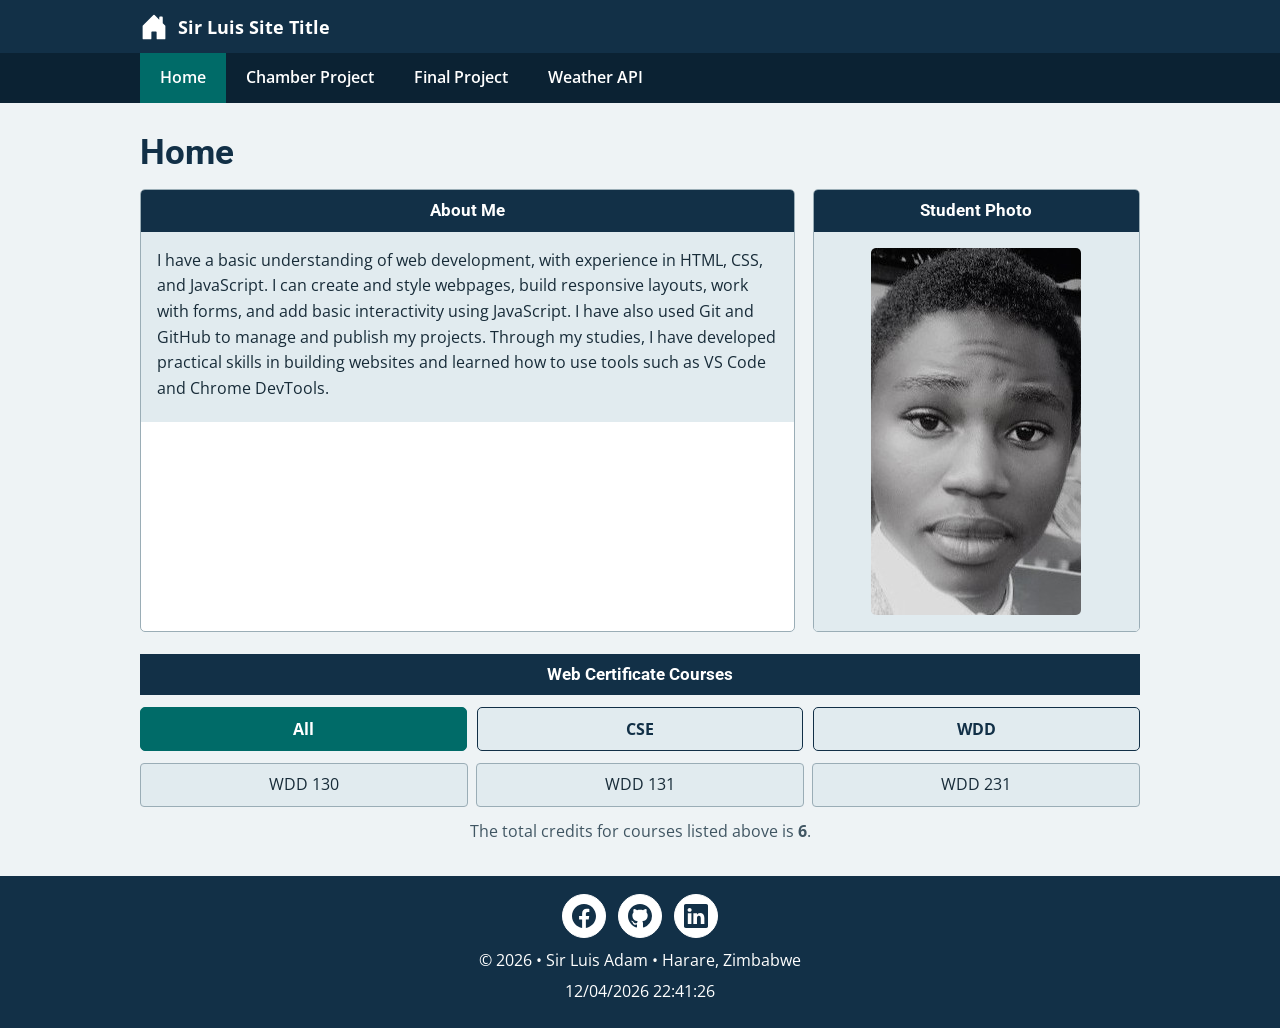
<file: index.html>
<!DOCTYPE html>
<html lang="en">

<head>
    <meta charset="UTF-8">
    <meta name="viewport" content="width=device-width, initial-scale=1">
    <meta name="description" content="Luis Adam's WDD 231 student portfolio and web certificate courses.">
    <meta name="author" content="Luis Adam">
    <meta name="theme-color" content="#123047">
    <meta property="og:title" content="Luis Adam | Web Development">
    <meta property="og:description"
        content="Explore my website to learn more about my web development projects, skills and interests.">
    <meta property="og:image" content="https://luisadam24.github.io/wdd231/images/profile.jpg">
    <meta property="og:url" content="https://luisadam24.github.io/wdd231/">
    <meta property="og:type" content="website">
    <!-- Google Fonts -->
    <link rel="preconnect" href="https://fonts.googleapis.com">
    <link rel="preconnect" href="https://fonts.gstatic.com" crossorigin>
    <link href="https://fonts.googleapis.com/css2?family=Roboto&family=Open+Sans&display=swap" rel="stylesheet">
    <title>Home | Luis Adam</title>

    <link rel="stylesheet" href="styles/normalize.css">
    <link rel="stylesheet" href="styles/base.css">
    <link rel="stylesheet" href="styles/larger.css">

    <script src="scripts/navigation.js" defer></script>
    <link rel="icon" href="images/favicon.ico">
</head>

<body>
    <header class="site-header">
        <a class="brand" href="index.html" aria-label="Luis Adam home">
            <img src="images/house-door-fill.svg" alt="" width="24" height="24">
            <span>Sir Luis Site Title</span>
        </a>

        <button id="ham-btn" class="hamburger" type="button" aria-label="Open navigation" aria-expanded="false"
            aria-controls="nav-bar">
        </button>
    </header>

    <nav id="nav-bar" class="navigation" aria-label="Main navigation">
        <ul>
            <li class="current"><a href="index.html" aria-current="page">Home</a></li>
            <li><a href="#chamber-project">Chamber Project</a></li>
            <li><a href="#final-project">Final Project</a></li>
            <li><a href="weather.html">Weather API</a></li>
        </ul>
    </nav>

    <main>
        <h1>Home</h1>

        <div class="container">
            <section class="about card" aria-labelledby="about-title">
                <h2 id="about-title" class="section-heading">About Me</h2>
                <div class="card-content">
                    <p>
                        I have a basic understanding of web development, with experience
                        in HTML, CSS, and JavaScript. I can create and style webpages,
                        build responsive layouts, work with forms, and add basic
                        interactivity using JavaScript. I have also used Git and GitHub
                        to manage and publish my projects. Through my studies, I have
                        developed practical skills in building websites and learned
                        how to use tools such as VS Code and Chrome DevTools.
                    </p>
                </div>
            </section>

            <section class="student-card card" aria-labelledby="photo-title">
                <h2 id="photo-title" class="section-heading">Student Photo</h2>
                <div class="photo-placeholder">
                    <img src="images/profile.jpg" alt="Sir Luis Adam picture" loading="lazy" width="307" height="367">
                </div>
            </section>
        </div>

        <section class="courses" aria-labelledby="courses-title">
            <h2 id="courses-title" class="section-heading">Web Certificate Courses</h2>

            <div class="course-filters" role="group" aria-label="Filter courses">
                <button class="filter-button active" type="button" data-filter="all" aria-pressed="true">All</button>
                <button class="filter-button" type="button" data-filter="cse" aria-pressed="false">CSE</button>
                <button class="filter-button" type="button" data-filter="wdd" aria-pressed="false">WDD</button>
            </div>

            <ul class="course-list" aria-label="Course list">
                <li data-category="wdd">WDD 130</li>
                <li data-category="wdd">WDD 131</li>
                <li data-category="wdd">WDD 231</li>
            </ul>

            <p class="credits">
                The total credits for courses listed above is <strong>6</strong>.
            </p>
        </section>
    </main>

    <footer class="site-footer">
        <nav class="social-links" aria-label="Social media">
            <a href="https://www.facebook.com/" target="_blank" rel="noopener noreferrer" aria-label="Facebook">
                <img src="images/facebook.svg" alt="" width="24" height="24">
            </a>
            <a href="https://github.com/Luisadam24/" target="_blank" rel="noopener noreferrer" aria-label="GitHub">
                <img src="images/github.svg" alt="" width="24" height="24">
            </a>
            <a href="https://www.linkedin.com/" target="_blank" rel="noopener noreferrer" aria-label="LinkedIn">
                <img src="images/linkedin.svg" alt="" width="24" height="24">
            </a>
        </nav>

        <p>&copy; <span id="currentyear"></span> • Sir Luis Adam • Harare, Zimbabwe</p>
        <p id="lastModified"></p>
    </footer>
</body>

</html>
</file>
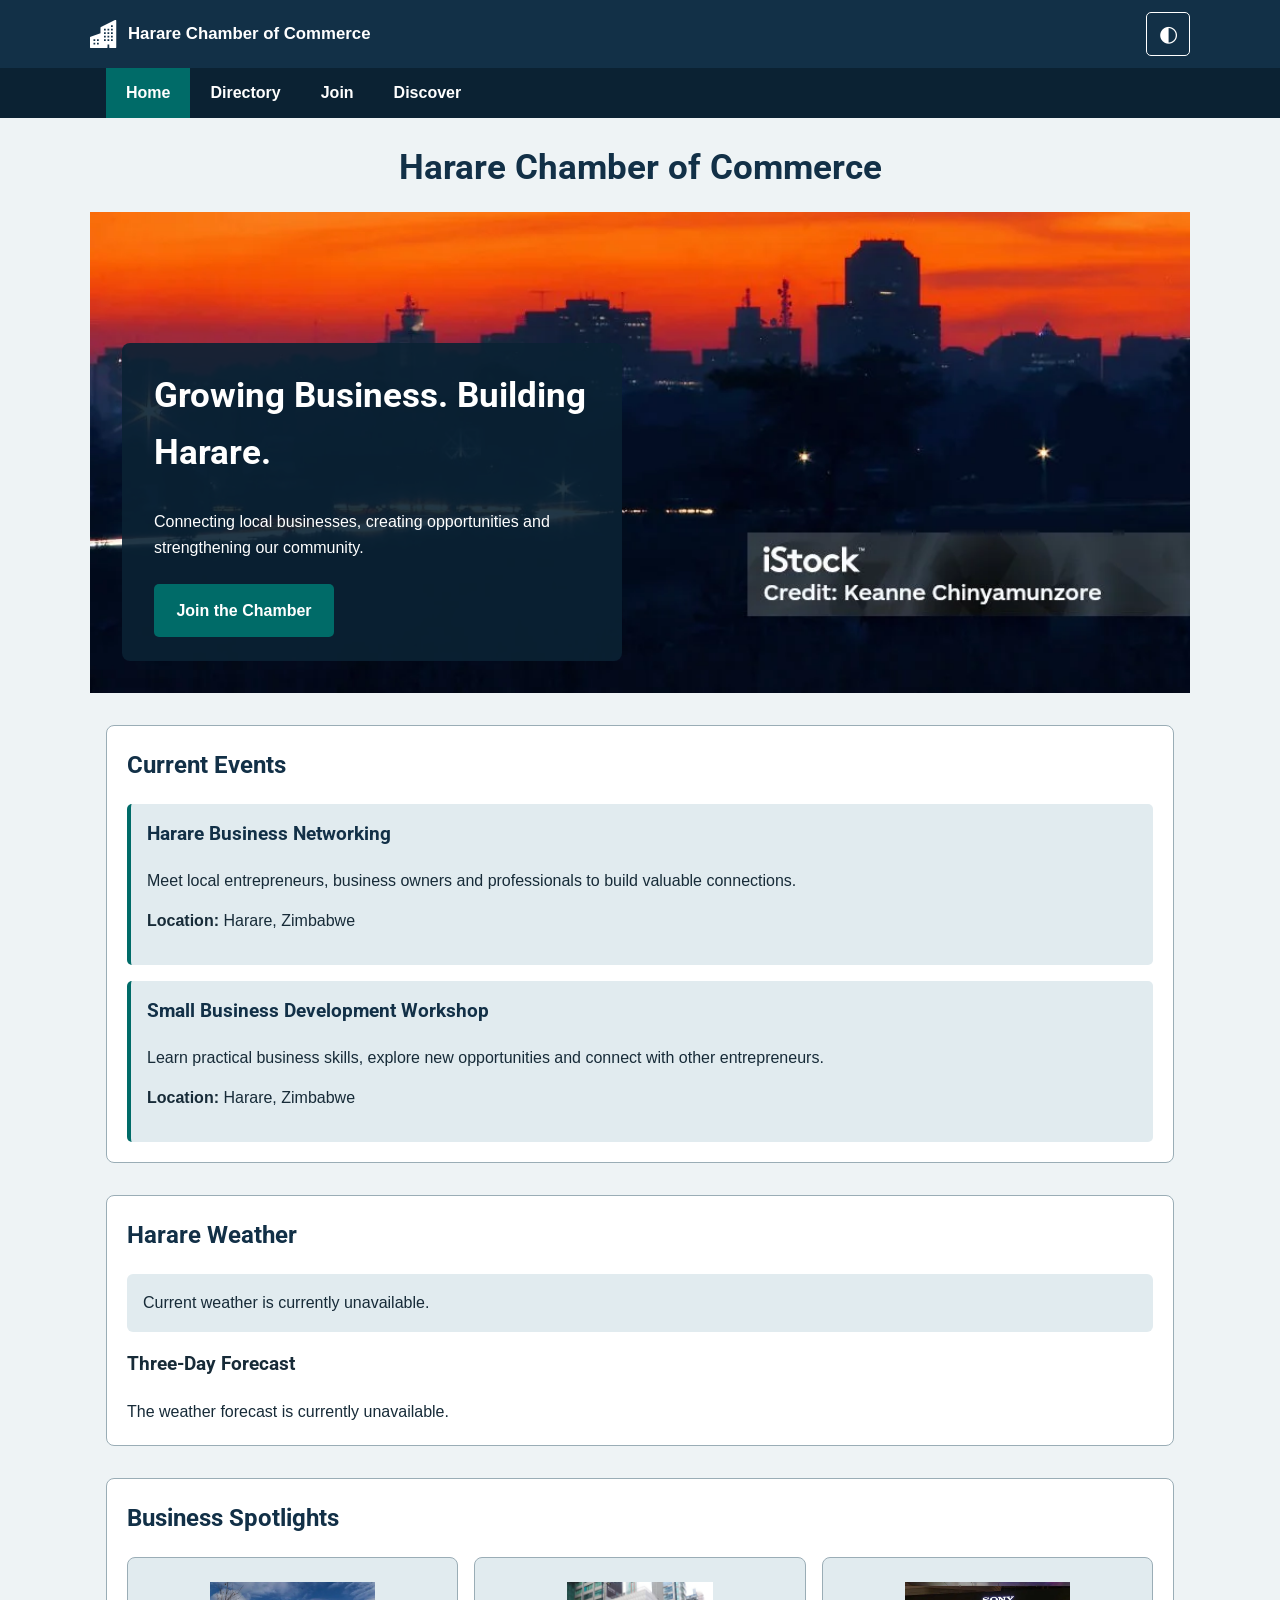
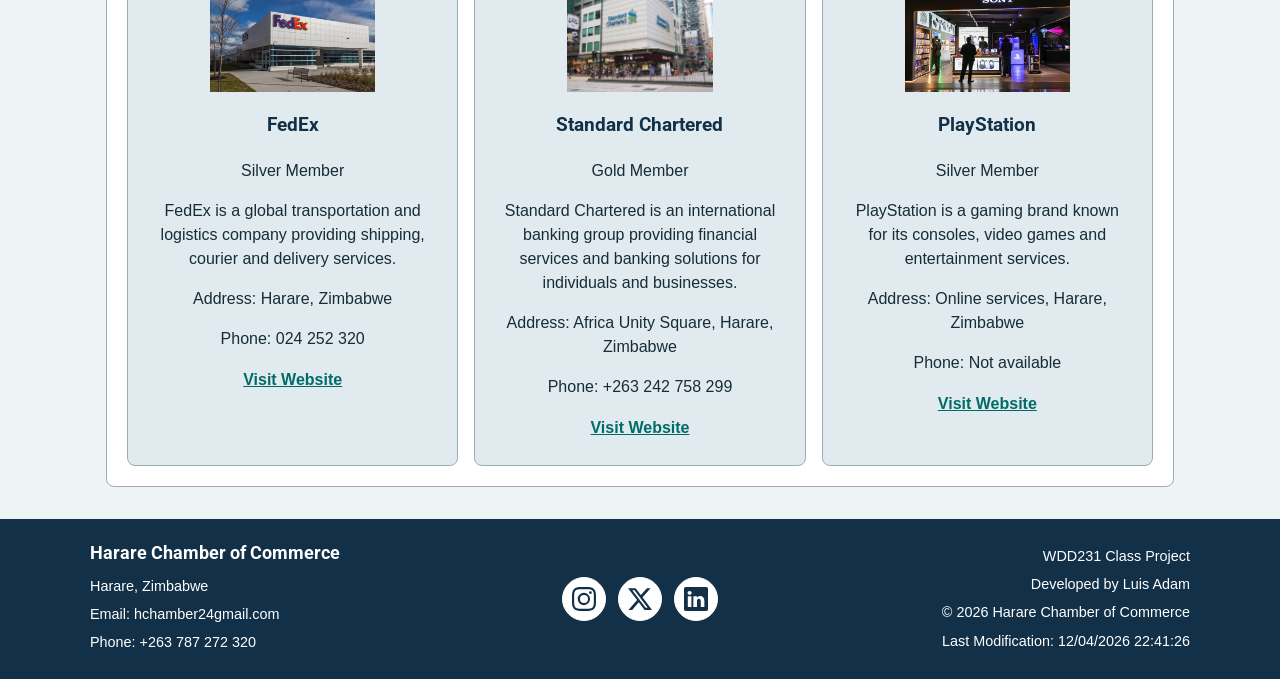
<file: chamber/index.html>
<!DOCTYPE html>
<html lang="en">

<head>
    <meta charset="UTF-8">
    <meta name="viewport" content="width=device-width, initial-scale=1.0">

    <meta name="author" content="Luis Adam">
    <meta name="description" content="Discover Harare local businesses, community events and local opportunities.">

    <meta property="og:title" content="Home | Harare Chamber of Commerce">
    <meta property="og:description" content="Connect with Harare businesses and grow your business.">
    <meta property="og:image" content="https://luisadam24.github.io/wdd231/chamber/images/harare-hero.webp">
    <meta property="og:url" content="https://luisadam24.github.io/wdd231/chamber/index.html">
    <meta property="og:type" content="website">

    <!-- Google Fonts -->
    <link rel="preconnect" href="https://fonts.googleapis.com">
    <link rel="preconnect" href="https://fonts.gstatic.com" crossorigin>
    <link href="https://fonts.googleapis.com/css2?family=Roboto:ital,wght@0,100..900;1,100..900&display=swap"
        rel="stylesheet">

    <title>Home | Harare Chamber of Commerce</title>

    <link rel="icon" href="images/favicon.ico" type="image/x-icon">
    <link rel="stylesheet" href="styles/normalize.css">
    <link rel="stylesheet" href="styles/base.css">
    <link rel="stylesheet" href="styles/larger.css">

    <script src="scripts/home.js" defer></script>
</head>

<body class="home-page">

    <header class="site-header">

        <a href="index.html" class="brand">
            <img src="images/buildings-fill.svg" alt="">
            <span>Harare Chamber of Commerce</span>
        </a>

        <button class="hamburger" id="menu-button" aria-label="Toggle navigation" aria-expanded="false">
        </button>

        <button id="theme-button" class="theme-button" aria-label="Switch color theme" aria-pressed="false">
            ◐
        </button>

    </header>

    <nav class="navigation" id="navigation">
        <ul>
            <li class="current"><a href="index.html" aria-current="page">Home</a></li>
            <li>
                <a href="directory.html">Directory</a>
            </li>
            <li><a href="join.html">Join</a></li>
            <li><a href="discover.html">Discover</a></li>
        </ul>
    </nav>

    <main>

        <h1>Harare Chamber of Commerce</h1>

        <!-- Hero Section -->
        <section class="hero" aria-labelledby="hero-heading">

            <img src="images/harare-hero.webp" alt="View of Harare city, Zimbabwe" width="1024" height="683"
                loading="lazy">

            <div class="hero-content">
                <h2 id="hero-heading">Growing Business. Building Harare.</h2>

                <p>
                    Connecting local businesses, creating opportunities
                    and strengthening our community.
                </p>

                <a href="join.html" class="join-button">
                    Join the Chamber
                </a>
            </div>

        </section>

        <!-- Current Events -->
        <section class="events-section" aria-labelledby="events-heading">

            <h2 id="events-heading">Current Events</h2>

            <article class="event-card">
                <h3>Harare Business Networking</h3>
                <p>
                    Meet local entrepreneurs, business owners and
                    professionals to build valuable connections.
                </p>
                <p><strong>Location:</strong> Harare, Zimbabwe</p>
            </article>

            <article class="event-card">
                <h3>Small Business Development Workshop</h3>
                <p>
                    Learn practical business skills, explore new
                    opportunities and connect with other entrepreneurs.
                </p>
                <p><strong>Location:</strong> Harare, Zimbabwe</p>
            </article>

        </section>

        <!-- Weather -->
        <section class="weather-section" aria-labelledby="weather-heading">

            <h2 id="weather-heading">Harare Weather</h2>

            <div id="current-weather">
                <p>Loading current weather...</p>
            </div>

            <h3>Three-Day Forecast</h3>

            <div id="weather-forecast">
                <p>Loading forecast...</p>
            </div>

        </section>

        <!-- Business Spotlights -->
        <section class="spotlights-section" aria-labelledby="spotlights-heading">

            <h2 id="spotlights-heading">Business Spotlights</h2>

            <div id="spotlight-container" class="spotlight-grid">
                <p>Loading featured businesses...</p>
            </div>

        </section>

    </main>

    <footer class="site-footer">

        <div class="footer-content">

            <div class="site-contact">
                <h2>Harare Chamber of Commerce</h2>
                <p>Harare, Zimbabwe</p>
                <p>Email: hchamber24gmail.com</p>
                <p>Phone: +263 787 272 320</p>
            </div>

            <div class="social-links">
                <a href="https://www.instagram.com/" target="_blank" rel="noopener noreferrer" aria-label="Instagram">
                    <img src="images/instagram.svg" alt="" width="24" height="24">
                </a>

                <a href="https://www.twitter.com/" target="_blank" rel="noopener noreferrer" aria-label="X">
                    <img src="images/twitter-x.svg" alt="" width="24" height="24">
                </a>

                <a href="https://www.linkedin.com/" target="_blank" rel="noopener noreferrer" aria-label="LinkedIn">
                    <img src="images/linkedin.svg" alt="" width="24" height="24">
                </a>
            </div>

            <div class="footer-project">
                <p>WDD231 Class Project</p>
                <p>Developed by Luis Adam</p>
                <p>&copy; <span id="current-year"></span> Harare Chamber of Commerce</p>
                <p>Last Modification: <span id="last-modified"></span></p>
            </div>

        </div>

    </footer>

</body>

</html>
</file>
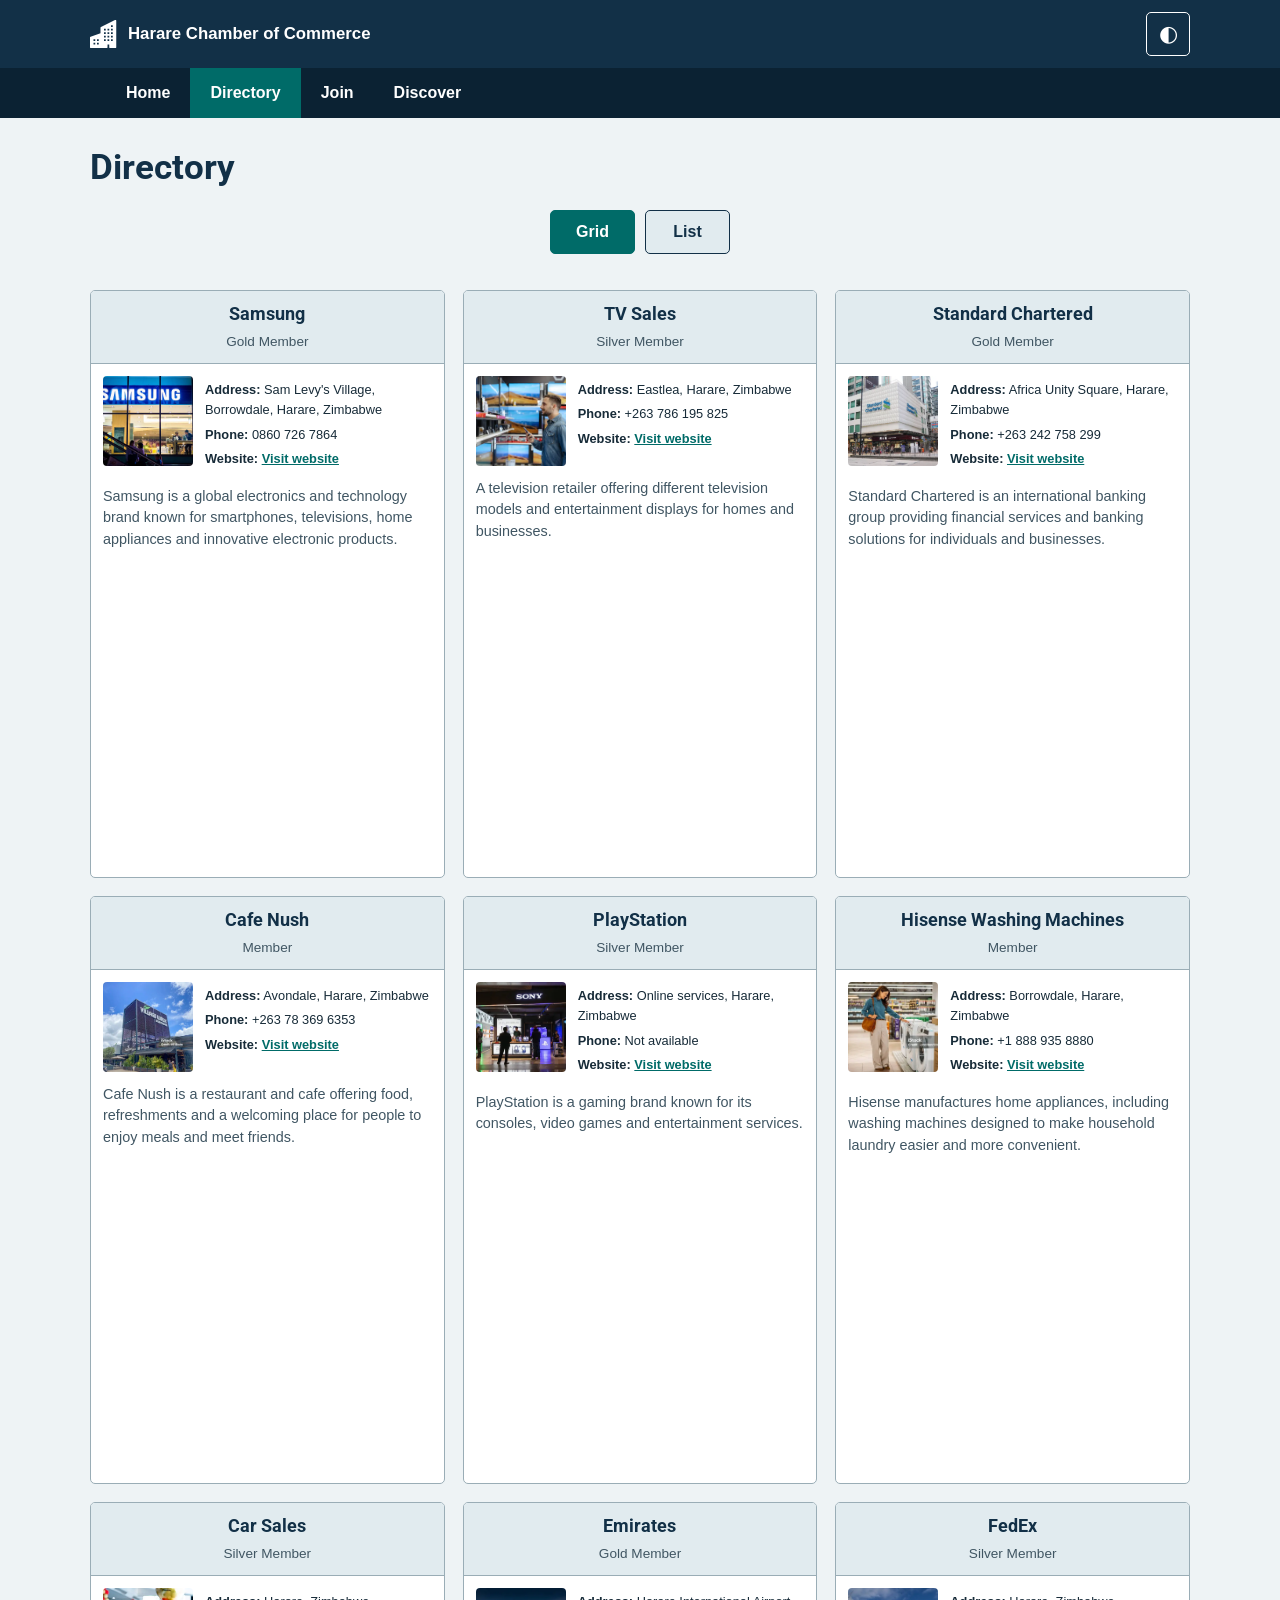
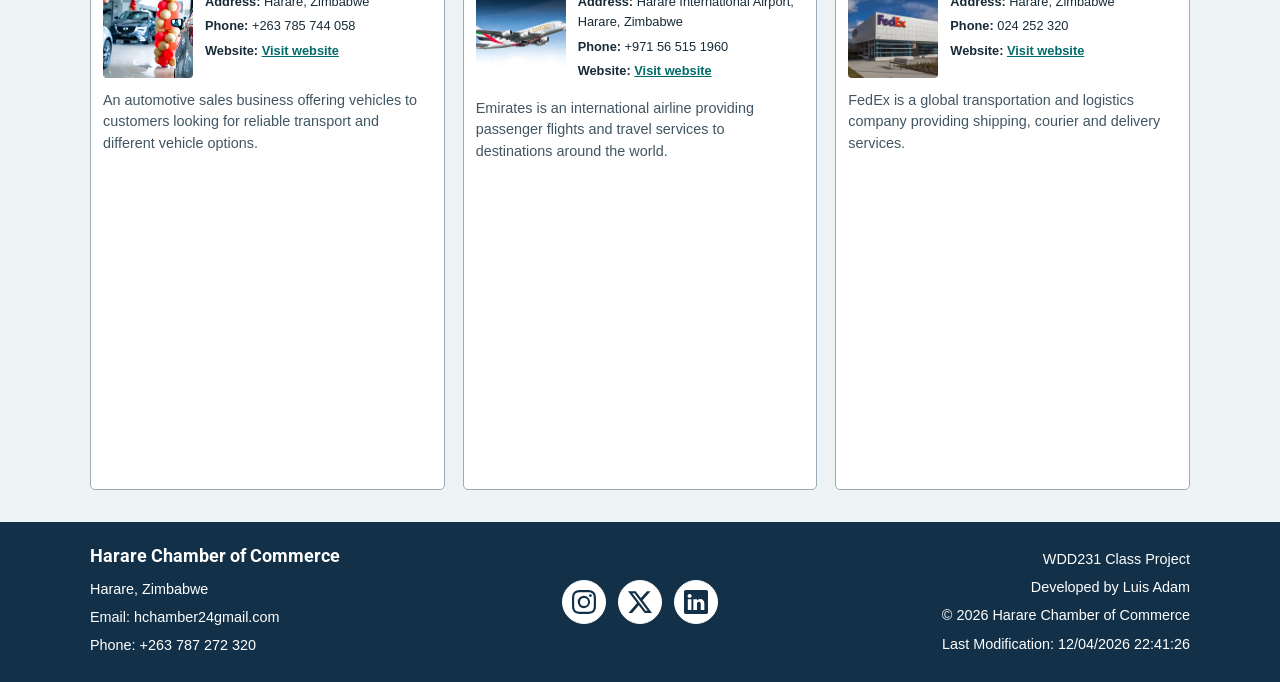
<file: chamber/directory.html>
<!DOCTYPE html>
<html lang="en">

<head>
    <meta charset="UTF-8">
    <meta name="viewport" content="width=device-width, initial-scale=1.0">

    <meta name="author" content="Luis Adam">
    <meta name="description" content="Discover Harare's local businesses, upcoming events and community opportunities.">

    <meta property="og:title" content="Business Directory | Harare Chamber of Commerce">
    <meta property="og:description"
        content="Looking for a local business in Harare? Explore our directory to discover local shops and services in the community.">
    <meta property="og:image" content="https://luisadam24.github.io/wdd231/chamber/images/harare-skyline.jpg">
    <meta property="og:url" content="https://luisadam24.github.io/wdd231/chamber/directory.html">
    <meta property="og:type" content="website">

    <!-- Google Fonts -->
    <link rel="preconnect" href="https://fonts.googleapis.com">
    <link rel="preconnect" href="https://fonts.gstatic.com" crossorigin>
    <link href="https://fonts.googleapis.com/css2?family=Roboto:ital,wght@0,100..900;1,100..900&display=swap"
        rel="stylesheet">

    <title>Business Directory | Harare Chamber of Commerce</title>

    <link rel="icon" href="images/favicon.ico" type="image/x-icon">
    <link rel="stylesheet" href="styles/normalize.css">
    <link rel="stylesheet" href="styles/base.css">
    <link rel="stylesheet" href="styles/larger.css">

    <script src="scripts/directory.js" defer></script>
</head>

<body>

    <header class="site-header">

        <a href="index.html" class="brand">
            <img src="images/buildings-fill.svg" alt="logo">
            <span>Harare Chamber of Commerce</span>
        </a>

        <button class="hamburger" id="menu-button" aria-label="Toggle navigation" aria-expanded="false">
        </button>

        <button id="theme-button" class="theme-button" aria-label="Switch color theme" aria-pressed="false">
            ◐
        </button>

    </header>

    <nav class="navigation" id="navigation">
        <ul>
            <li><a href="index.html">Home</a></li>
            <li class="current">
                <a href="directory.html" aria-current="page">Directory</a>
            </li>
            <li><a href="join.html">Join</a></li>
            <li><a href="discover.html">Discover</a></li>
        </ul>
    </nav>

    <main>
        <h1>Directory</h1>

        <section class="directory-section" aria-labelledby="directory-heading">

            <div class="view-buttons">
                <button id="grid-button" class="selected" aria-pressed="true">
                    Grid
                </button>

                <button id="list-button" aria-pressed="false">
                    List
                </button>
            </div>

            <div id="business-container" class="business-grid">

            </div>
        </section>

    </main>

    <footer class="site-footer">

        <div class="footer-content">

            <div class="site-contact">
                <h2>Harare Chamber of Commerce</h2>
                <p>Harare, Zimbabwe</p>
                <p>Email: hchamber24gmail.com</p>
                <p>Phone: +263 787 272 320</p>
            </div>

            <div class="social-links">
                <a href="https://www.instagram.com/" target="_blank" rel="noopener noreferrer" aria-label="Instagram">
                    <img src="images/instagram.svg" alt="" width="24" height="24">
                </a>

                <a href="https://www.twitter.com/" target="_blank" rel="noopener noreferrer" aria-label="X">
                    <img src="images/twitter-x.svg" alt="" width="24" height="24">
                </a>

                <a href="https://www.linkedin.com/" target="_blank" rel="noopener noreferrer" aria-label="LinkedIn">
                    <img src="images/linkedin.svg" alt="" width="24" height="24">
                </a>
            </div>

            <div class="footer-project">
                <p>WDD231 Class Project</p>
                <p>Developed by Luis Adam</p>
                <p>&copy; <span id="current-year"></span> Harare Chamber of Commerce</p>
                <p>Last Modification: <span id="last-modified"></span></p>
            </div>

        </div>

    </footer>

</body>

</html>
</file>
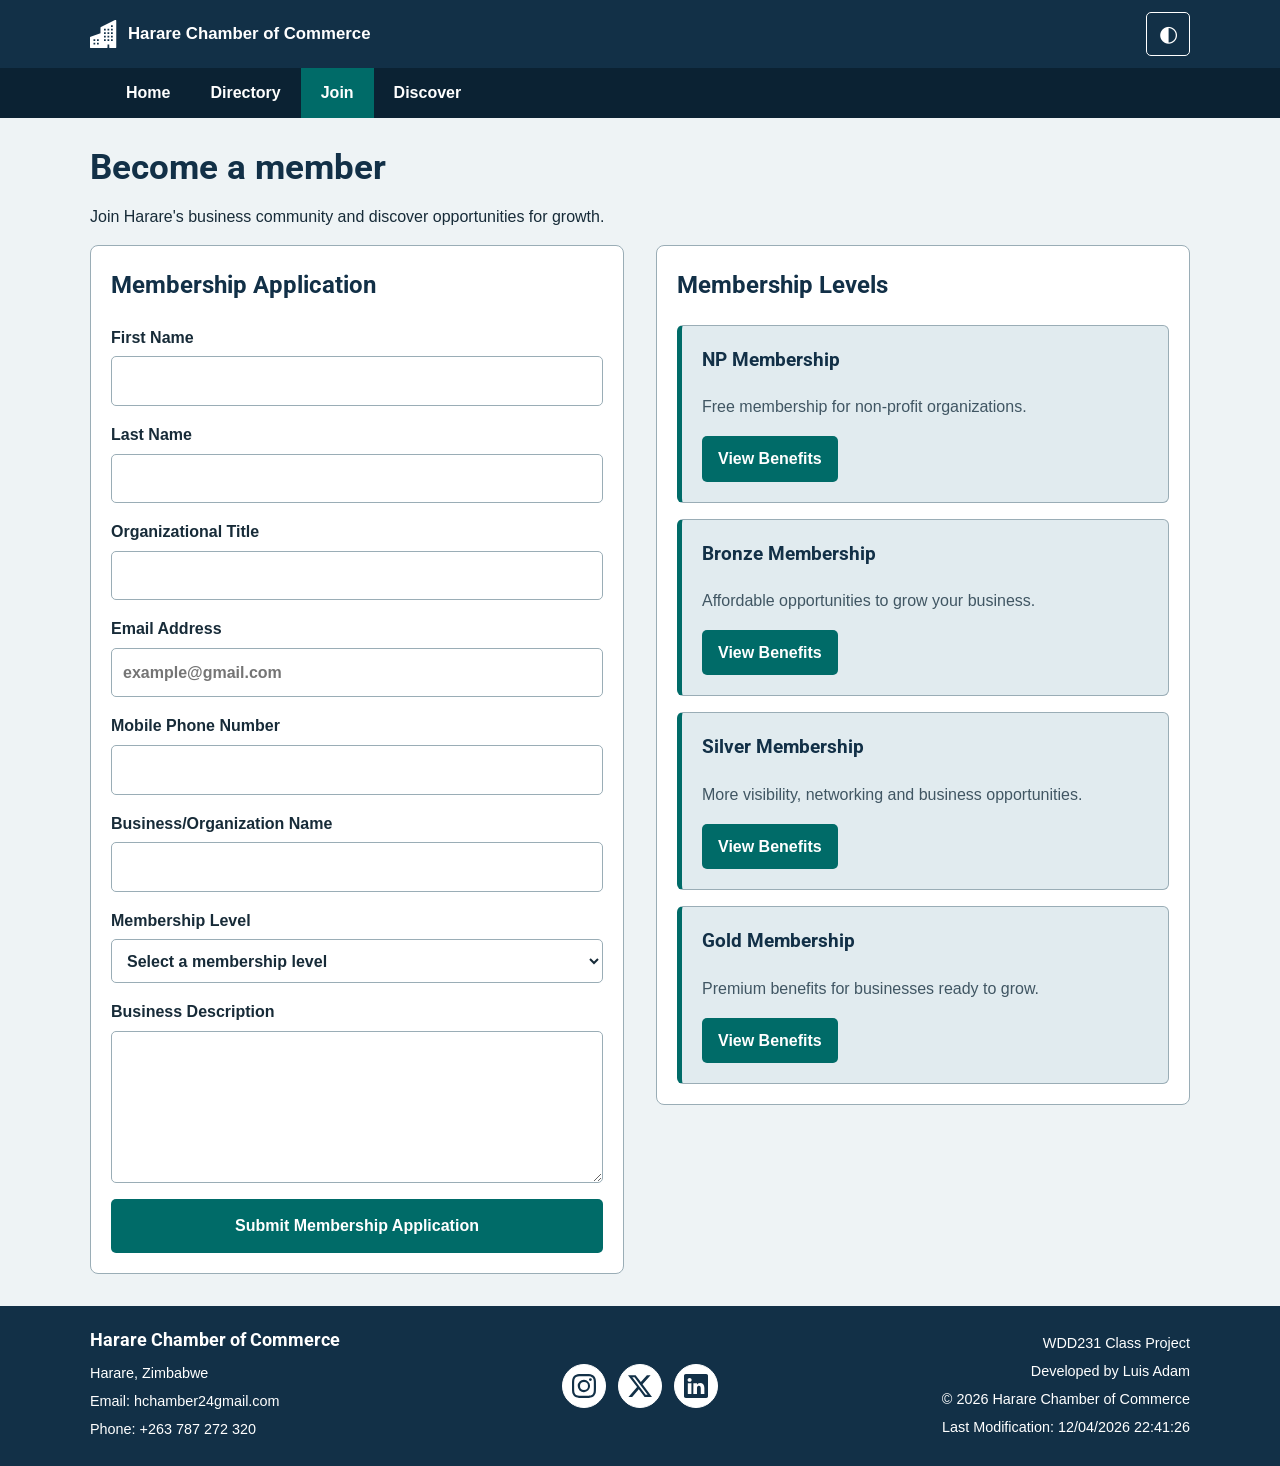
<file: chamber/join.html>
<!DOCTYPE html>
<html lang="en">

<head>
    <meta charset="UTF-8">
    <meta name="viewport" content="width=device-width, initial-scale=1.0">

    <meta name="author" content="Luis Adam">
    <meta name="description" content="Join Harare's local businesses, community events and local opportunities.">

    <meta property="og:title" content="Join | Harare Chamber of Commerce">
    <meta property="og:description" content="Connect with Harare businesses and grow your business.">
    <meta property="og:image" content="https://luisadam24.github.io/wdd231/chamber/images/harare-hero.webp">
    <meta property="og:url" content="https://luisadam24.github.io/wdd231/chamber/join.html">
    <meta property="og:type" content="website">

    <!-- Google Fonts -->
    <link rel="preconnect" href="https://fonts.googleapis.com">
    <link rel="preconnect" href="https://fonts.gstatic.com" crossorigin>
    <link href="https://fonts.googleapis.com/css2?family=Roboto:ital,wght@0,100..900;1,100..900&display=swap" rel="stylesheet">
    <title>Join | Harare Chamber of Commerce</title>
    <link rel="icon" href="images/favicon.ico" type="image/x-icon">
    <link rel="stylesheet" href="styles/normalize.css">
    <link rel="stylesheet" href="styles/base.css">
    <link rel="stylesheet" href="styles/larger.css">
    <script src="scripts/join.js" defer></script>
</head>

<body class="join-page">

    <header class="site-header">

        <a href="index.html" class="brand">
            <img src="images/buildings-fill.svg" alt="">
            <span>Harare Chamber of Commerce</span>
        </a>

        <button class="hamburger" id="menu-button" aria-label="Toggle navigation" aria-expanded="false">
        </button>

        <button id="theme-button" class="theme-button" aria-label="Switch color theme" aria-pressed="false">
            ◐
        </button>

    </header>

    <nav class="navigation" id="navigation">
        <ul>
            <li><a href="index.html">Home</a></li>
            <li><a href="directory.html">Directory</a></li>
            <li class="current"><a href="join.html" aria-current="page">Join</a></li>
            <li><a href="discover.html">Discover</a></li>
        </ul>
    </nav>

    <main>

        <h1>Become a member</h1>
        <p>Join Harare's business community and discover opportunities for growth.</p>

        <div class="join-content">

            <section class="join-section">

                <h2>Membership Application</h2>

                <form method="get" action="thankyou.html" id="membership-form">

                    <label>
                        First Name
                        <input type="text" id="first-name" name="firstName" title="Enter your first name" autocomplete="given-name" required>
                    </label>

                    <label>
                        Last Name
                        <input type="text" id="last-name" name="lastName" title="Enter your last name" autocomplete="family-name" required>
                    </label>

                    <label>
                        Organizational Title
                        <input type="text" id="organization-title" name="organizationTitle" title="Enter your organizational title" autocomplete="organization-title" pattern="[A-Za-z -]{7,}">
                    </label>

                    <label>
                        Email Address
                        <input type="email" id="email" name="email" title="Enter your email address" autocomplete="email" placeholder="example@gmail.com" required>
                    </label>

                    <label>
                        Mobile Phone Number
                        <input type="tel" id="phone" name="phone" title="Enter your mobile phone number" autocomplete="tel" required>
                    </label>

                    <label>
                        Business/Organization Name
                        <input type="text" id="organization" name="organization" title="Enter your business or organization name" autocomplete="organization" required>
                    </label>

                    <label>
                        Membership Level
                        <select name="membership" id="membership" required>
                            <option value="">Select a membership level</option>
                            <option value="np">NP Membership</option>
                            <option value="bronze">Bronze Membership</option>
                            <option value="silver">Silver Membership</option>
                            <option value="gold">Gold Membership</option>
                        </select>
                    </label>

                    <label>
                        Business Description
                        <textarea name="description" id="description" title="Describe your business or organization" rows="5"></textarea>
                    </label>
                    <input type="hidden" name="timestamp" id="timestamp">
                    <input type="submit" value="Submit Membership Application">

                </form>

            </section>

            <section class="membership-section">

                <h2>Membership Levels</h2>

                <div class="membership-cards">

                    <article class="membership-card">
                        <h3>NP Membership</h3>
                        <p>Free membership for non-profit organizations.</p>
                        <a href="#np-modal" class="membership-link">View Benefits</a>
                    </article>

                    <article class="membership-card">
                        <h3>Bronze Membership</h3>
                        <p>Affordable opportunities to grow your business.</p>
                        <a href="#bronze-modal" class="membership-link">View Benefits</a>
                    </article>

                    <article class="membership-card">
                        <h3>Silver Membership</h3>
                        <p>More visibility, networking and business opportunities.</p>
                        <a href="#silver-modal" class="membership-link">View Benefits</a>
                    </article>

                    <article class="membership-card">
                        <h3>Gold Membership</h3>
                        <p>Premium benefits for businesses ready to grow.</p>
                        <a href="#gold-modal" class="membership-link">View Benefits</a>
                    </article>

                </div>

            </section>

        </div>

        <!-- Membership Dialogs -->

        <dialog id="np-modal">
            <h2>NP Membership Benefits</h2>
            <ul>
                <li>Free membership for non-profit organizations.</li>
                <li>Access to networking events.</li>
                <li>Community partnership opportunities.</li>
            </ul>
            <button class="close-modal">Close</button>
        </dialog>

        <dialog id="bronze-modal">
            <h2>Bronze Membership Benefits</h2>
            <ul>
                <li>Business listing in the chamber directory.</li>
                <li>Networking event invitations.</li>
                <li>Selected training opportunities.</li>
            </ul>
            <button class="close-modal">Close</button>
        </dialog>

        <dialog id="silver-modal">
            <h2>Silver Membership Benefits</h2>
            <ul>
                <li>All Bronze membership benefits.</li>
                <li>Featured business promotion opportunities.</li>
                <li>Discounted chamber event access.</li>
            </ul>
            <button class="close-modal">Close</button>
        </dialog>

        <dialog id="gold-modal">
            <h2>Gold Membership Benefits</h2>
            <ul>
                <li>All Silver membership benefits.</li>
                <li>Premium business promotion opportunities.</li>
                <li>Priority event participation.</li>
            </ul>
            <button class="close-modal">Close</button>
        </dialog>

    </main>

    <footer class="site-footer">

        <div class="footer-content">

            <div class="site-contact">
                <h2>Harare Chamber of Commerce</h2>
                <p>Harare, Zimbabwe</p>
                <p>Email: hchamber24gmail.com</p>
                <p>Phone: +263 787 272 320</p>
            </div>

            <div class="social-links">

                <a href="https://www.instagram.com/" target="_blank"
                    rel="noopener noreferrer" aria-label="Instagram">
                    <img src="images/instagram.svg" alt="" width="24" height="24">
                </a>

                <a href="https://www.twitter.com/" target="_blank"
                    rel="noopener noreferrer" aria-label="X">
                    <img src="images/twitter-x.svg" alt="" width="24" height="24">
                </a>

                <a href="https://www.linkedin.com/" target="_blank"
                    rel="noopener noreferrer" aria-label="LinkedIn">
                    <img src="images/linkedin.svg" alt="" width="24" height="24">
                </a>

            </div>

            <div class="footer-project">
                <p>WDD231 Class Project</p>
                <p>Developed by Luis Adam</p>
                <p>&copy; <span id="current-year"></span> Harare Chamber of Commerce</p>
                <p>Last Modification: <span id="last-modified"></span></p>
            </div>

        </div>

    </footer>

</body>

</html>
</file>
<file: styles/base.css>
:root {
    color-scheme: light;
    --navy: #123047;
    --navy-dark: #0b2233;
    --teal: #006b68;
    --teal-hover: #005450;
    --page: #eef3f5;
    --surface: #ffffff;
    --surface-soft: #e1ebef;
    --text: #172b38;
    --muted: #405663;
    --border: #9aadb6;
    --focus: #b94700;
}

* {
    box-sizing: border-box;
}

body {
    margin: 0;
    background: var(--page);
    color: var(--text);
    font-family: 'Open Sans', sans-serif;
    line-height: 1.6;
}

.site-header {
    display: grid;
    grid-template-columns: 1fr 44px;
    align-items: center;
    gap: 12px;
    padding: 12px max(16px, calc((100% - 1000px) / 2));
    background: var(--navy);
    color: #ffffff;
}

.brand {
    display: inline-flex;
    align-items: center;
    gap: 10px;
    color: #ffffff;
    font-size: 1.15rem;
    font-weight: 700;
    text-decoration: none;
}

.brand img {
    width: 28px;
    height: 28px;
    filter: brightness(0) invert(1);
}

.hamburger {
    display: grid;
    width: 44px;
    height: 44px;
    place-items: center;
    border: 1px solid rgb(255 255 255 / 70%);
    border-radius: 5px;
    background: transparent;
    color: #ffffff;
    cursor: pointer;
}

.hamburger::before {
    content: "\2630";
    font-size: 1.6rem;
    line-height: 1;
}

.hamburger.show::before {
    content: "\00D7";
    font-size: 2rem;
}

.navigation {
    display: none;
    background: var(--navy-dark);
}

.navigation.show {
    display: block;
}

.navigation ul {
    max-width: 1000px;
    margin: 0 auto;
    padding: 0;
    list-style: none;
}

.navigation a {
    display: block;
    padding: 12px 16px;
    color: #ffffff;
    font-weight: 600;
    text-decoration: none;
}

.navigation li.current {
    background: var(--teal);
}

.navigation a:hover {
    background: var(--teal-hover);
}

main {
    width: min(100% - 32px, 1000px);
    margin: 24px auto;
}

h1 {
    margin: 0 0 16px;
    color: var(--navy);
    font-size: clamp(1.7rem, 4vw, 2.2rem);
    line-height: 1.2;
}

.container {
    display: grid;
    gap: 18px;
}

.card {
    overflow: hidden;
    border: 1px solid var(--border);
    border-radius: 5px;
    background: var(--surface);
}

.section-heading {
    margin: 0;
    padding: 9px 14px;
    background: var(--navy);
    color: #ffffff;
    font-size: 1.05rem;
    line-height: 1.4;
    text-align: center;
}

.card-content {
    min-height: 190px;
    padding: 16px;
    background: var(--surface-soft);
}

.card-content p {
    margin: 0;
}

.photo-placeholder {
    display: grid;
    min-height: 230px;
    padding: 16px;
    place-items: center;
    background: var(--surface-soft);
}

.photo-placeholder img {
    display: block;
    width: min(100%, 210px);
    aspect-ratio: 1;
    border-radius: 5px;
    background: #c6d2d7;
    object-fit: cover;
}

.courses {
    margin-top: 22px;
}

.course-filters {
    display: grid;
    grid-template-columns: repeat(3, 1fr);
    gap: 10px;
    margin: 12px 0;
}

.filter-button {
    min-height: 44px;
    border: 1px solid var(--navy);
    border-radius: 5px;
    background: var(--surface-soft);
    color: var(--navy);
    font: inherit;
    font-weight: 700;
    cursor: pointer;
}

.filter-button:hover {
    background: #cbdde3;
}

.filter-button.active {
    background: var(--teal);
    border-color: var(--teal);
    color: #ffffff;
}

.course-list {
    display: grid;
    gap: 8px;
    margin: 0;
    padding: 0;
    list-style: none;
}

.course-list li {
    padding: 8px 12px;
    border: 1px solid var(--border);
    border-radius: 4px;
    background: var(--surface-soft);
    text-align: center;
}

.credits {
    margin: 12px 0 4px;
    color: var(--muted);
    text-align: center;
}

.site-footer {
    padding: 18px 16px;
    background: var(--navy);
    color: #ffffff;
    text-align: center;
}

.site-footer p {
    margin: 5px 0;
}

.social-links {
    display: flex;
    justify-content: center;
    gap: 12px;
    margin-bottom: 10px;
}

.social-links a {
    display: grid;
    width: 44px;
    height: 44px;
    place-items: center;
    border: 1px solid #ffffff;
    border-radius: 50%;
    background: #ffffff;
}

.social-links img {
    display: block;
    width: 24px;
    height: 24px;
}

.social-links a:hover {
    background: var(--surface-soft);
}

:focus-visible {
    outline: 3px solid var(--focus);
    outline-offset: 3px;
}

[hidden] {
    display: block;
}

@media (prefers-reduced-motion: no-preference) {

    .navigation a,
    .filter-button,
    .social-links a {
        transition: background-color 150ms ease;
    }
}

h1,
h2,
h3 {
    font-family: 'Roboto', sans-serif;
}
</file>
<file: styles/larger.css>
@media (min-width: 608px) {
    .site-header {
        grid-template-columns: 1fr;
    }

    .hamburger {
        display: none;
    }

    .navigation {
        display: block;
    }

    .navigation ul {
        display: flex;
    }

    .navigation a {
        padding: 12px 20px;
    }

    main {
        margin-top: 28px;
        margin-bottom: 32px;
    }

    .container {
        grid-template-columns: minmax(0, 2fr) minmax(250px, 1fr);
        align-items: stretch;
    }

    .card-content {
        min-height: 190px;
    }

    .photo-placeholder {
        min-height: 190px;
    }

    .course-list {
        grid-template-columns: repeat(3, 1fr);
    }
}
</file>
<file: chamber/styles/base.css>
:root {
    color-scheme: light;
    --navy: #123047;
    --navy-dark: #0b2233;
    --teal: #006b68;
    --teal-hover: #005450;
    --page: #eef3f5;
    --surface: #ffffff;
    --surface-soft: #e1ebef;
    --text: #172b38;
    --muted: #405663;
    --border: #9aadb6;
    --focus: #b94700;
    --white: #ffffff;
    --black: #000000;
    --teal-light: #8fe0d8;
}
* {box-sizing: border-box;}
body {
    margin: 0;
    background: var(--page);
    color: var(--text);
    font-family: "Open Sans", sans-serif;
    line-height: 1.6;
}
h1,h2,h3 {font-family: "Roboto", sans-serif;}
h1 { margin: 0 0 12px;
    color: var(--navy);
    font-size: clamp(1.7rem, 4vw, 2.2rem);
    line-height: 1.2;
}
main { width: min(100% - 32px, 1100px);
    margin: 24px auto 32px;
}
.intro {
    margin: 0 0 18px;
    color: var(--muted);
}
.site-header {
    display: grid;
    grid-template-columns: 1fr 44px 44px;
    align-items: center;
    gap: 12px;
    padding: 12px max(16px, calc((100% - 1100px) / 2));
    background: var(--navy);
}
.site-header,.site-footer {
    color: var(--white);
}
.brand {
    display: inline-flex;
    align-items: center;
    gap: 10px;
    color: var(--white);
    font-size: 1.05rem;
    font-weight: 700;
    text-decoration: none;
}
.brand img {
    width: 28px;
    height: 28px;
    filter: brightness(0) invert(1);
}
.hamburger,.theme-button {
    width: 44px;
    height: 44px;
    border: 1px solid var(--white);
    border-radius: 5px;
    background: transparent;
    color: var(--white);
    cursor: pointer;
}
.hamburger {
    display: grid;
    place-items: center;
}
.hamburger::before {
    content: "☰";
    font-size: 1.6rem;
}
.hamburger.show::before {
    content: "×";
    font-size: 2rem;
}
.theme-button {
    font-size: 1.4rem;
}
.navigation {
    display: none;
    background: var(--navy-dark);
}

.navigation.show {
    display: block;
}

.navigation ul {
    max-width: 1100px;
    margin: 0 auto;
    padding: 0;
    list-style: none;
}
.navigation a {
    display: block;
    padding: 12px 16px;
    color: var(--white);
    font-weight: 600;
    text-decoration: none;
}
.navigation li.current {
    background: var(--teal);
}
.navigation a:hover {
    background: var(--teal-hover);
}
/* Business directory */
.directory-section {
    display: grid;
    gap: 18px;
}
.view-buttons {
    display: flex;
    justify-content: center;
    gap: 10px;
    margin: 10px 0 18px;
}
.view-buttons button {
    min-width: 85px;
    min-height: 44px;
    padding: 8px 16px;
    border: 1px solid var(--navy);
    border-radius: 5px;
    background: var(--surface-soft);
    color: var(--navy);
    font: inherit;
    font-weight: 700;
    cursor: pointer;
}
.view-buttons button:hover,.view-buttons button.selected {
    background: var(--teal);
    border-color: var(--teal);
    color: var(--white);
}
.business-grid,
.business-grid.list-view {
    display: grid;
    grid-template-columns: 1fr;
    gap: 18px;
}
.business-card {
    overflow: hidden;
    border: 1px solid var(--border);
    border-radius: 5px;
    background: var(--surface);
}
.business-grid.list-view .business-card {
    display: block;
}
.business-card img {
    display: block;
    width: 100%;
    height: 180px;
    object-fit: cover;
}

.business-card h2 {
    margin: 0;
    padding: 9px 10px 3px;
    background: var(--surface-soft);
    color: var(--navy);
    font-size: 1.1rem;
    text-align: center;
}
.business-card .tagline {
    margin: 0;
    padding: 0 10px 10px;
    background: var(--surface-soft);
    color: var(--muted);
    font-size: .85rem;
    text-align: center;
}

.business-details {
    display: flex;
    align-items: flex-start;
    gap: 12px;
    padding: 12px;
    border-top: 1px solid var(--border);
}

.business-details img {
    width: 100px;
    height: 100px;
    flex-shrink: 0;
    border-radius: 4px;
    background: var(--surface-soft);
    object-fit: cover;
}

.contact-details {
    min-width: 0;
}

.business-details p {
    margin: 4px 0;
    color: var(--text);
    font-size: .8rem;
    overflow-wrap: anywhere;
}

.business-details a {
    color: var(--teal);
    font-weight: 600;
}

.description {
    margin: 0;
    padding: 0 12px 14px;
    color: var(--muted);
    font-size: .9rem;
    line-height: 1.5;
}

/* Footer */
.site-footer {
    padding: 20px 16px;
    background: var(--navy);
    text-align: center;
}

.footer-content {
    display: grid;
    gap: 18px;
}

.site-footer h2 {
    margin: 0 0 8px;
    font-size: 1.1rem;
}

.site-footer p {
    margin: 5px 0;
    font-size: .9rem;
}

.social-links {
    display: flex;
    justify-content: center;
    gap: 12px;
}

.social-links a {
    display: grid;
    width: 44px;
    height: 44px;
    place-items: center;
    border: 1px solid var(--white);
    border-radius: 50%;
    background: var(--white);
    color: var(--navy);
    font-weight: 700;
    text-decoration: none;
}

/* Dark mode */
body.dark-mode {
    color-scheme: dark;
    --page: #17232c;
    --surface: #263944;
    --surface-soft: #344d5b;
    --text: #f2f6f8;
    --muted: #d0dce2;
    --border: #607985;
}

body.dark-mode h1,
body.dark-mode .business-card h2 {
    color: var(--white);
}

body.dark-mode .business-details p {
    color: var(--text);
}

body.dark-mode .business-details a {
    color: var(--teal-light);
}

/* Accessibility and motion */
:focus-visible {
    outline: 3px solid var(--focus);
    outline-offset: 3px;
}

.join-button:focus-visible,
.spotlight-card a:focus-visible {
    outline: 3px solid var(--focus);
    outline-offset: 3px;
}

@media (prefers-reduced-motion: no-preference) {

    .navigation a,
    .view-buttons button,
    .social-links a {
        transition: background-color 150ms ease;
    }
}

@media (prefers-reduced-motion: reduce) {
    .membership-card {
        animation: none;
    }
}

/* Directory container */
#business-container {
    min-height: 1800px;
}

@media screen and (max-width: 700px) {
    #business-container {
        min-height: 4500px;
    }
}

/* Homepage */
.home-page main>h1 {
    margin: 1.5rem 1rem;
    text-align: center;
}

.hero {
    position: relative;
    width: 100%;
    overflow: hidden;
    background: var(--navy-dark);
}

.hero>img {
    display: block;
    width: 100%;
    height: auto;
    aspect-ratio: 1024 / 683;
    object-fit: cover;
}

.hero-content {
    padding: 1.5rem;
    background: var(--navy-dark);
    color: var(--white);
}

.hero-content h2 {
    margin-top: 0;
    font-size: 1.7rem;
}

.hero-content p {
    line-height: 1.6;
}

.join-button,
.membership-link {
    display: inline-block;
    background: var(--teal);
    color: var(--white);
    font-weight: 700;
    text-decoration: none;
    border-radius: 5px;
}

.join-button {
    padding: .85rem 1.4rem;
    margin-top: .5rem;
}

.membership-link {
    padding: 10px 16px;
}

.join-button:hover,
.membership-link:hover {
    background: var(--teal-hover);
}

/* Homepage sections */
.events-section,
.weather-section,
.spotlights-section {
    margin: 2rem 1rem;
    padding: 1.25rem;
    background: var(--surface);
    border: 1px solid var(--border);
    border-radius: 8px;
}
.events-section h2,
.weather-section h2,
.spotlights-section h2,
.event-card h3,
.spotlight-card h3 {
    color: var(--navy);
}
.events-section h2,
.weather-section h2,
.spotlights-section h2 {
    margin-top: 0;
}
.event-card,
.forecast-card,
.spotlight-card {
    padding: 1rem;
    background: var(--surface-soft);
}

.event-card {
    margin-bottom: 1rem;
    border-left: 4px solid var(--teal);
    border-radius: 5px;
}

.event-card:last-child {
    margin-bottom: 0;
}

.event-card h3 {
    margin-top: 0;
}

.event-card p,
.spotlight-card p {
    line-height: 1.5;
}

#current-weather {
    padding: 1rem;
    background: var(--surface-soft);
    border-radius: 6px;
    line-height: 1.6;
}

#weather-forecast,
.spotlight-grid {
    display: grid;
    grid-template-columns: 1fr;
    gap: 1rem;
}

#weather-forecast {
    margin-top: 1rem;
}

.forecast-card {
    text-align: center;
    border-radius: 6px;
}

.spotlight-card {
    text-align: center;
    border: 1px solid var(--border);
    border-radius: 8px;
}

.spotlight-card img {
    display: block;
    width: 100%;
    max-width: 180px;
    height: 110px;
    margin: 0 auto 1rem;
    object-fit: contain;
}

.spotlight-card a {
    color: var(--teal);
    font-weight: 700;
}

/* Join page */
.join-content {
    display: grid;
    grid-template-columns: 1fr;
    gap: 32px;
}

.join-section,
.membership-section {
    padding: 20px;
    background: var(--surface);
    border: 1px solid var(--border);
    border-radius: 8px;
}

.join-section h2,
.membership-section h2,
.dialog h2 {
    margin-top: 0;
    color: var(--navy);
}

.join-section form {
    display: grid;
    gap: 16px;
}

.join-section label {
    display: grid;
    gap: 6px;
    color: var(--text);
    font-weight: 600;
}
.join-section input,
.join-section select,
.join-section textarea {
    width: 100%;
    min-height: 44px;
    padding: 11px;
    border: 1px solid var(--border);
    border-radius: 5px;
    background: var(--surface);
    color: var(--text);
    font: inherit;
}

.join-section textarea {
    resize: vertical;
}

.join-section input[type="submit"] {
    padding: 14px;
    border: none;
    background: var(--teal);
    color: var(--white);
    font-weight: 700;
    cursor: pointer;
}

.join-section input[type="submit"]:hover {
    background: var(--teal-hover);
}

/* Membership cards */
.membership-cards {
    display: grid;
    grid-template-columns: 1fr;
    gap: 16px;
}

.membership-card {
    padding: 20px;
    background: var(--surface-soft);
    border: 1px solid var(--border);
    border-left: 5px solid var(--teal);
    border-radius: 6px;
    animation: card-entrance .7s ease both;
}

.membership-card h3 {
    margin-top: 0;
    color: var(--navy);
}

.membership-card p {
    color: var(--muted);
}

@keyframes card-entrance {
    from {
        opacity: 0;
        transform: translateY(20px);
    }

    to {
        opacity: 1;
        transform: translateY(0);
    }
}

/* Membership dialogs */
dialog {
    width: min(90%, 500px);
    padding: 24px;
    border: 2px solid var(--teal);
    border-radius: 8px;
    background: var(--surface);
    color: var(--text);
}

dialog::backdrop {
    background: var(--black);
}

dialog h2 {
    margin-top: 0;
    color: var(--navy);
}

dialog li {
    margin-bottom: 8px;
}

.close-modal {
    min-height: 44px;
    padding: 10px 20px;
    border: none;
    border-radius: 5px;
    background: var(--navy);
    color: var(--white);
    font: inherit;
    font-weight: 700;
    cursor: pointer;
}

.close-modal:hover {
    background: var(--teal);
}
</file>
<file: chamber/styles/larger.css>
/* Tablet and larger screens */
@media (min-width: 608px) {
    .site-header {
        grid-template-columns: 1fr 44px;
    }

    .hamburger { display: none;}

    .theme-button {
        grid-column: 2;
        grid-row: 1;
    }

    .navigation { display: block;}

    .navigation ul {
        display: flex;
        padding: 0 16px;
    }

    .navigation a { padding: 12px 20px;}

    main {
        width: min(100% - 40px, 1100px);
        margin: 28px auto 32px;
    }

    .business-grid {
        grid-template-columns: repeat(3, minmax(0, 1fr));
    }

    .business-details img {
        width: 90px;
        height: 90px;
    }

    .business-grid.list-view .business-card {
        display: grid;
        grid-template-columns: minmax(0, 1fr) minmax(0, 2fr);
        align-items: center;
    }

    .business-grid.list-view .business-card h2,
    .business-grid.list-view .business-card .tagline {
        grid-column: 1 / -1;
    }

    .business-grid.list-view .business-details {
        align-items: center;
    }

    .business-grid.list-view .business-details img {
        width: 120px;
        height: 110px;
    }

    .business-grid.list-view .description { padding: 12px;}

    .footer-content {
        grid-template-columns: 1fr auto 1fr;
        align-items: center;
        max-width: 1100px;
        margin: 0 auto;
        text-align: left;
    }

    .footer-project { text-align: right;}

    .membership-cards { grid-template-columns: repeat(2, 1fr);}
}

/* Home large screen styling */
@media screen and (min-width: 768px) {
    .hero { aspect-ratio: 16 / 7;}

    .hero>img {
        height: 100%;
        aspect-ratio: auto;
    }

    .hero-content {
        position: absolute;
        bottom: 2rem;
        left: 2rem;
        width: min(500px, 65%);
        padding: 1.5rem 2rem;
        background-color: rgb(11 34 51 / 90%);
        border-radius: 8px;
    }

    .hero-content h2 {font-size: 2.2rem;}

    #weather-forecast {grid-template-columns: repeat(3, 1fr);}

    .spotlight-grid {grid-template-columns: repeat(2, 1fr);}

    .spotlight-card {padding: 1.5rem;}
}

/* Desktop layout */
@media (min-width: 1000px) {
    .spotlight-grid {
        grid-template-columns: repeat(3, 1fr);
    }

    .join-content {
        grid-template-columns: 1fr 1fr;
        align-items: start;
    }

    .membership-cards {grid-template-columns: 1fr;}
}
</file>
